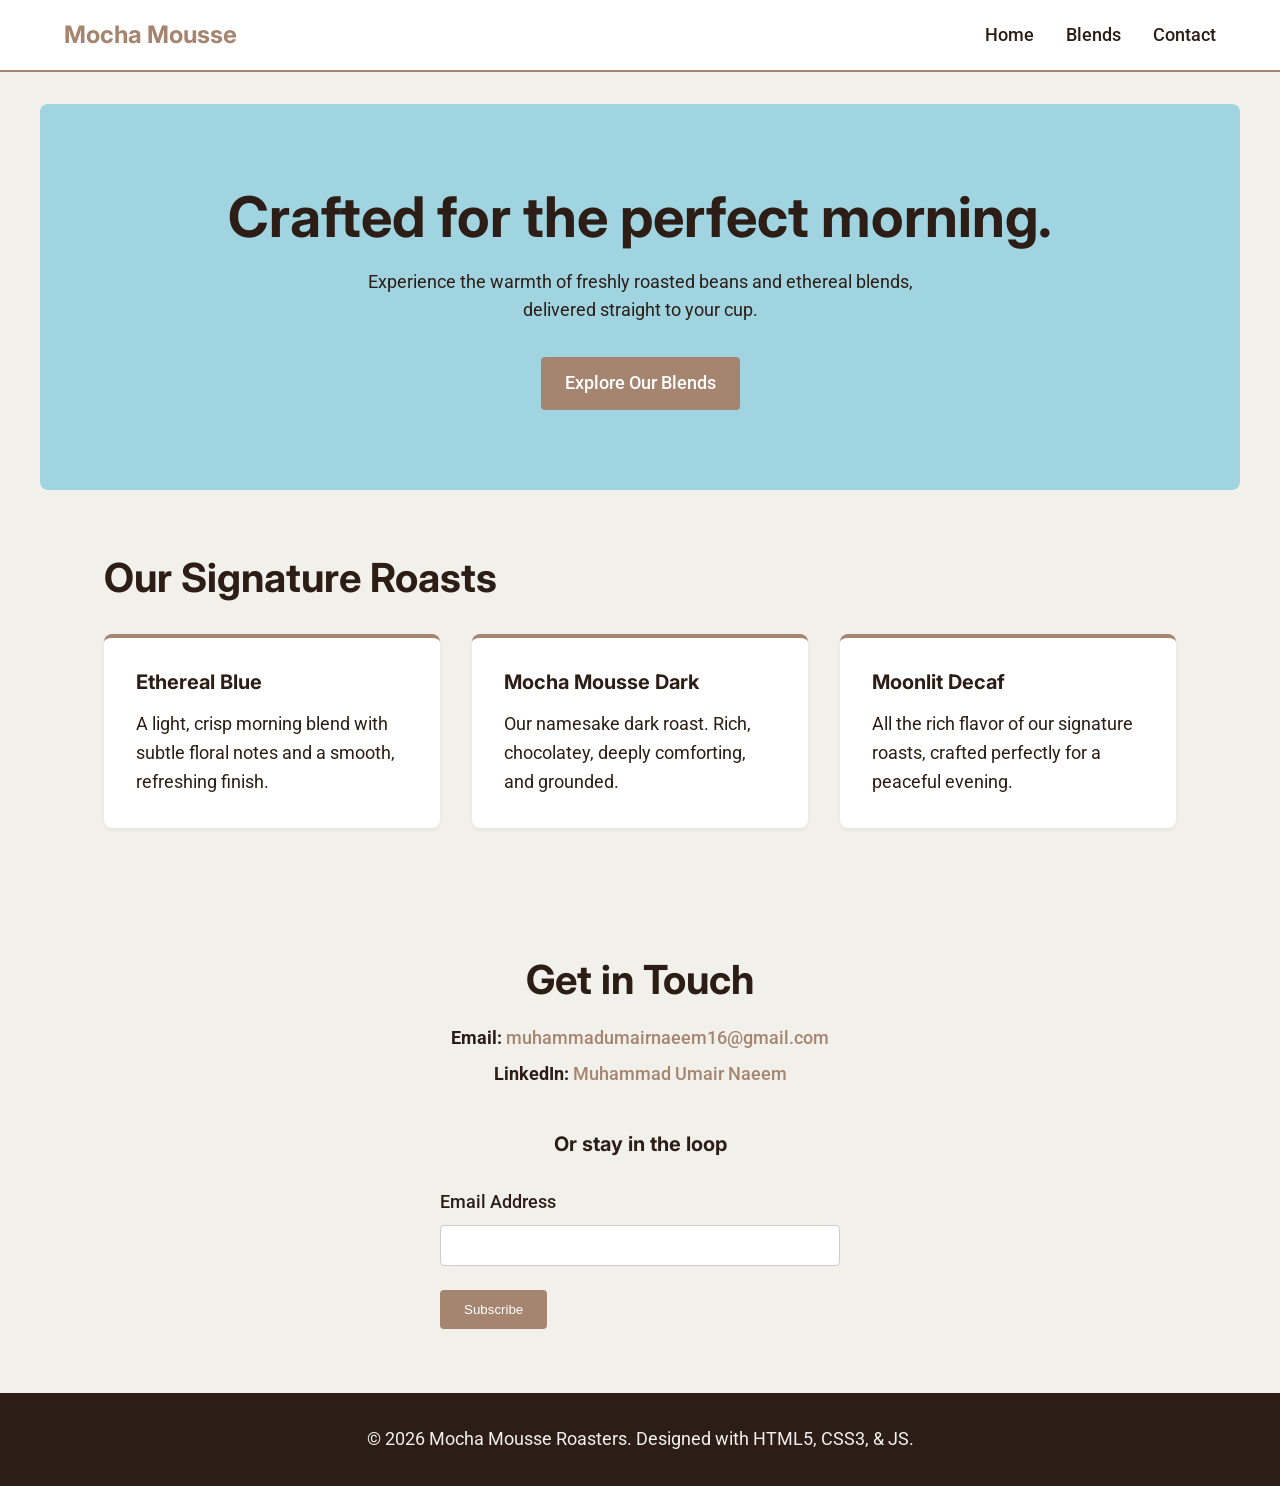
<file: responsive-coffee-landing-page/index.html>
<!DOCTYPE html>
<html lang="en">
<head>
  <meta charset="UTF-8">
  <meta name="viewport" content="width=device-width, initial-scale=1.0">
  <title>Mocha Mousse Roasters</title>
  <link rel="stylesheet" href="styles.css">
  <link href="https://fonts.googleapis.com/css2?family=Inter:wght@700&family=Roboto:wght@400;500&display=swap" rel="stylesheet">
</head>
<body>

  <header>
    <nav class="navbar" aria-label="Main navigation">
      <div class="logo">Mocha Mousse</div>
      <button class="mobile-menu-btn" aria-expanded="false" aria-controls="nav-links" aria-label="Toggle navigation menu">
        <svg viewBox="0 0 24 24" width="24" height="24" fill="currentColor">
          <path d="M3 18h18v-2H3v2zm0-5h18v-2H3v2zm0-7v2h18V6H3z"/>
        </svg>
      </button>
      <ul class="nav-links" id="nav-links">
        <li><a href="#hero">Home</a></li>
        <li><a href="#products">Blends</a></li>
        <li><a href="#contact">Contact</a></li>
      </ul>
    </nav>
  </header>

  <main>
    <section id="hero" class="hero" aria-labelledby="hero-heading">
      <h1 id="hero-heading">Crafted for the perfect morning.</h1>
      <p>Experience the warmth of freshly roasted beans and ethereal blends, delivered straight to your cup.</p>
      <a href="#products" class="btn">Explore Our Blends</a>
    </section>

    <section id="products" class="products-section" aria-labelledby="products-heading">
      <h2 id="products-heading">Our Signature Roasts</h2>
      <div class="product-grid">
        
        <article class="product-card">
          <h3>Ethereal Blue</h3>
          <p>A light, crisp morning blend with subtle floral notes and a smooth, refreshing finish.</p>
        </article>

        <article class="product-card">
          <h3>Mocha Mousse Dark</h3>
          <p>Our namesake dark roast. Rich, chocolatey, deeply comforting, and grounded.</p>
        </article>

        <article class="product-card">
          <h3>Moonlit Decaf</h3>
          <p>All the rich flavor of our signature roasts, crafted perfectly for a peaceful evening.</p>
        </article>

      </div>
    </section>

    <section id="contact" class="contact-section" aria-labelledby="contact-heading">
      <h2 id="contact-heading">Get in Touch</h2>
      
      <address class="contact-info">
        <p>
          <strong>Email:</strong> 
          <a href="mailto:muhammadumairnaeem16@gmail.com">muhammadumairnaeem16@gmail.com</a>
        </p>
        <p>
          <strong>LinkedIn:</strong> 
          <a href="https://www.linkedin.com/in/muhammad-umair-naeem-33655025a" target="_blank" rel="noopener noreferrer">Muhammad Umair Naeem</a>
        </p>
      </address>

      <h3 class="newsletter-heading">Or stay in the loop</h3>
      <form id="contact-form" novalidate>
        <div class="form-group">
          <label for="email">Email Address</label>
          <input type="email" id="email" name="email" required aria-describedby="email-error">
          <span class="error-message" id="email-error" aria-live="polite">Please enter a valid email address.</span>
        </div>
        <button type="submit" class="btn">Subscribe</button>
        <p id="success-message" class="success-message hidden" aria-live="polite">Thanks for subscribing!</p>
      </form>
    </section>
    </main>

  <footer>
    <p>&copy; 2026 Mocha Mousse Roasters. Designed with HTML5, CSS3, & JS.</p>
  </footer>

  <script src="script.js"></script>
</body>
</html>
</file>
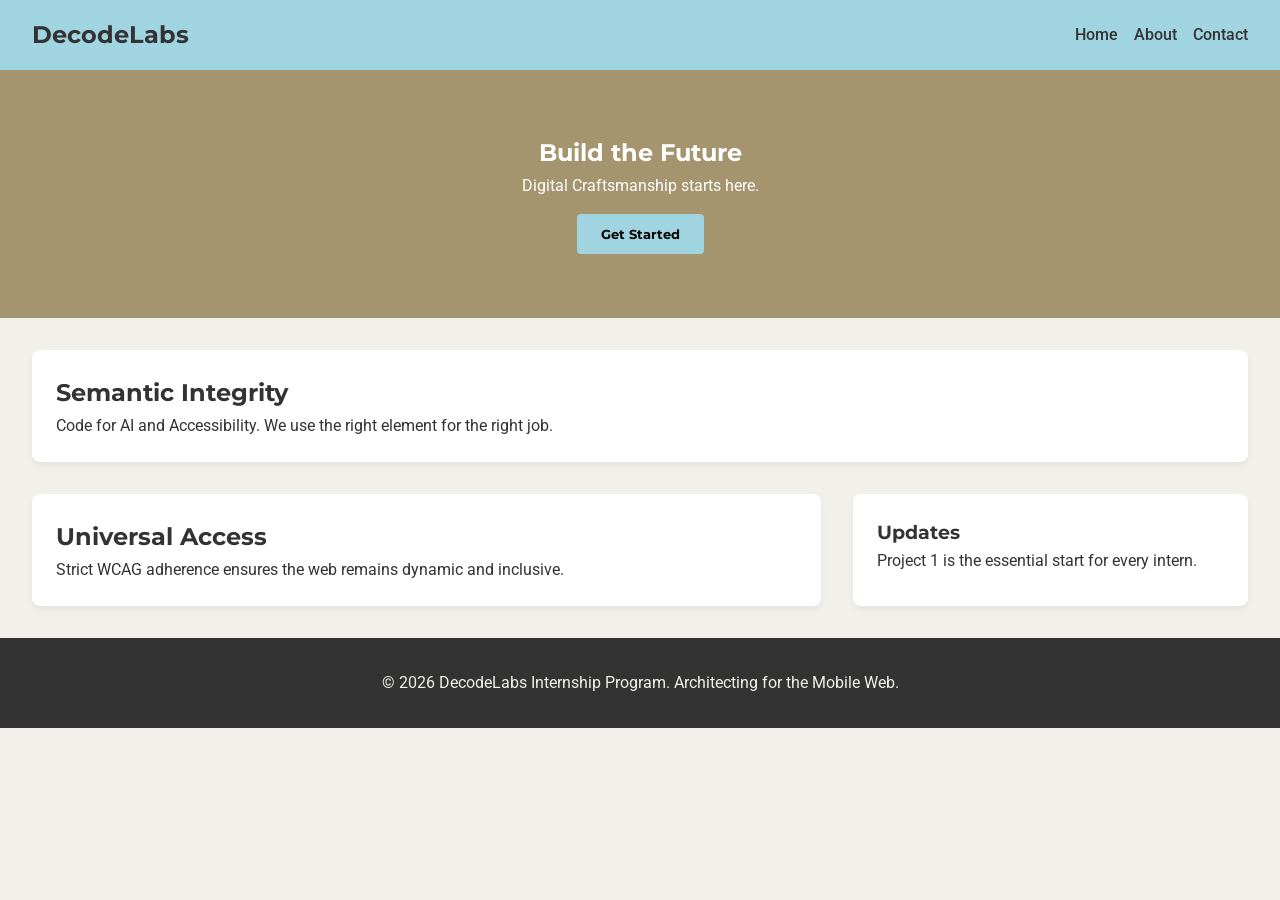
<file: Simple-Page/index.html>
<!DOCTYPE html>
<html lang="en">
<head>
    <meta charset="UTF-8">
    <meta name="viewport" content="width=device-width, initial-scale=1.0">
    <title>DecodeLabs | Project 1</title>
    <link href="https://fonts.googleapis.com/css2?family=Montserrat:wght@400;700&family=Roboto:wght@400;500&display=swap" rel="stylesheet">
    <link rel="stylesheet" href="styles.css">
</head>
<body>

    <header>
        <div class="logo">DecodeLabs</div>
        <nav>
            <button id="menu-toggle" aria-label="Toggle Menu">☰</button>
            <ul id="nav-links">
                <li><a href="#home">Home</a></li>
                <li><a href="#about">About</a></li>
                <li><a href="#contact">Contact</a></li>
            </ul>
        </nav>
    </header>

    <main>
        <section class="hero-section">
            <h1>Build the Future</h1>
            <p>Digital Craftsmanship starts here.</p>
            <button class="btn-primary">Get Started</button>
        </section>

        <div class="main-content-grid">
            <article class="card">
                <h2>Semantic Integrity</h2>
                <p>Code for AI and Accessibility. We use the right element for the right job.</p>
            </article>
            
            <article class="card">
                <h2>Universal Access</h2>
                <p>Strict WCAG adherence ensures the web remains dynamic and inclusive.</p>
            </article>
            
            <aside class="side-panel">
                <h3>Updates</h3>
                <p>Project 1 is the essential start for every intern.</p>
            </aside>
        </div>
    </main>

    <footer>
        <p>&copy; 2026 DecodeLabs Internship Program. Architecting for the Mobile Web.</p>
    </footer>

    <script src="script.js"></script>
</body>
</html>
</file>
<file: responsive-coffee-landing-page/styles.css>
/* --- Variables & Theming --- */
:root {
  --clr-primary: #A5856F; /* Mocha Mousse */
  --clr-accent: #A0D4E0; /* Ethereal Blue */
  --clr-bg: #F2F0EA; /* Moonlit Grey */
  --clr-text-dark: #2C1E16; /* Grounded Dark Brown for WCAG contrast */
  --clr-text-light: #FFFFFF;
  --clr-error: #D32F2F;

  /* Fluid Typography using clamp() */
  --fs-h1: clamp(2rem, 5vw + 1rem, 3.5rem);
  --fs-h2: clamp(1.5rem, 3vw + 1rem, 2.5rem);
  --fs-body: clamp(1rem, 1vw + 0.875rem, 1.125rem);

  --font-headings: 'Inter', sans-serif;
  --font-body: 'Roboto', sans-serif;
}

/* --- Reset & Base --- */
* {
  box-sizing: border-box;
  margin: 0;
  padding: 0;
}

body {
  font-family: var(--font-body);
  font-size: var(--fs-body);
  color: var(--clr-text-dark);
  background-color: var(--clr-bg);
  line-height: 1.6;
  
  /* CSS Grid Skeleton for entire page */
  display: grid;
  grid-template-rows: auto 1fr auto;
  min-height: 100vh;
}

h1, h2, h3 {
  font-family: var(--font-headings);
  font-weight: 700;
  line-height: 1.2;
  margin-bottom: 1rem;
}

h1 { font-size: var(--fs-h1); }
h2 { font-size: var(--fs-h2); }
h3 { font-size: 1.25rem; }

/* --- Components --- */
.btn {
  display: inline-block;
  background-color: var(--clr-primary);
  color: var(--clr-text-light);
  padding: 0.75rem 1.5rem;
  text-decoration: none;
  font-weight: 500;
  border: none;
  border-radius: 4px;
  cursor: pointer;
  transition: background-color 0.3s ease;
}

.btn:hover, .btn:focus {
  background-color: #8A6D5A; /* Darker shade for interaction */
  outline: 2px solid var(--clr-text-dark);
  outline-offset: 2px;
}

/* --- Header & Navigation (Flexbox) --- */
header {
  background-color: var(--clr-text-light);
  padding: 1rem 5%;
  border-bottom: 2px solid var(--clr-primary);
}

.navbar {
  display: flex;
  justify-content: space-between;
  align-items: center;
  max-width: 1200px;
  margin: 0 auto;
}

.logo {
  font-family: var(--font-headings);
  font-weight: 700;
  font-size: 1.5rem;
  color: var(--clr-primary);
}

/* Mobile Menu Button */
.mobile-menu-btn {
  background: none;
  border: none;
  color: var(--clr-text-dark);
  cursor: pointer;
  display: block; /* Visible on mobile */
}

/* Nav Links - Hidden on Mobile by default */
.nav-links {
  display: none;
  list-style: none;
  width: 100%;
  position: absolute;
  top: 70px;
  left: 0;
  background-color: var(--clr-text-light);
  padding: 1rem 5%;
  box-shadow: 0 4px 6px rgba(0,0,0,0.1);
}

.nav-links.active {
  display: flex;
  flex-direction: column;
  gap: 1rem;
}

.nav-links a {
  text-decoration: none;
  color: var(--clr-text-dark);
  font-weight: 500;
  transition: color 0.3s ease;
}

.nav-links a:hover, .nav-links a:focus {
  color: var(--clr-primary);
}

/* --- Main Content Sections --- */
main section {
  padding: 4rem 5%;
  max-width: 1200px;
  margin: 0 auto;
}

.hero {
  text-align: center;
  background-color: var(--clr-accent);
  border-radius: 8px;
  padding: 5rem 5%;
  margin-top: 2rem;
  color: var(--clr-text-dark);
}

.hero p {
  margin-bottom: 2rem;
  max-width: 600px;
  margin-inline: auto;
}

/* Products Grid (CSS Grid) */
.product-grid {
  display: grid;
  grid-template-columns: 1fr; /* Mobile: 1 column */
  gap: 2rem;
  margin-top: 2rem;
}

.product-card {
  background-color: var(--clr-text-light);
  padding: 2rem;
  border-radius: 8px;
  border-top: 4px solid var(--clr-primary);
  box-shadow: 0 2px 4px rgba(0,0,0,0.05);
}

/* --- Contact Info --- */
.contact-info {
  margin-bottom: 2.5rem;
  font-style: normal; /* Resets default <address> italicization */
  line-height: 2;
}

.contact-info a {
  color: var(--clr-primary); /* Mocha Mousse brown */
  text-decoration: none;
  font-weight: 500;
  transition: color 0.3s ease, text-decoration 0.3s ease;
  word-break: break-all; /* Prevents long emails from breaking mobile layout */
}

.contact-info a:hover, 
.contact-info a:focus {
  color: var(--clr-text-dark);
  text-decoration: underline;
  text-underline-offset: 4px;
}

.newsletter-heading {
  font-size: 1.25rem;
  margin-bottom: 0.5rem;
}

/* Contact Form */
.contact-section {
  text-align: center;
}

form {
  max-width: 400px;
  margin: 2rem auto 0;
  text-align: left;
}

.form-group {
  margin-bottom: 1.5rem;
}

label {
  display: block;
  margin-bottom: 0.5rem;
  font-weight: 500;
}

input {
  width: 100%;
  padding: 0.75rem;
  border: 1px solid #CCC;
  border-radius: 4px;
  font-family: var(--font-body);
}

input:focus {
  outline: 2px solid var(--clr-primary);
  border-color: transparent;
}

.error-message {
  color: var(--clr-error);
  font-size: 0.875rem;
  display: none;
  margin-top: 0.25rem;
}

.success-message {
  color: green;
  margin-top: 1rem;
  font-weight: 500;
  text-align: center;
}

.hidden {
  display: none;
}

/* Footer */
footer {
  background-color: var(--clr-text-dark);
  color: var(--clr-bg);
  text-align: center;
  padding: 2rem 5%;
}

/* --- Media Queries (Expanding Outward) --- */

/* Tablet Breakpoint */
@media (min-width: 768px) {
  .product-grid {
    grid-template-columns: repeat(2, 1fr);
  }
}

/* Desktop Breakpoint */
@media (min-width: 1024px) {
  .mobile-menu-btn {
    display: none; /* Hide hamburger */
  }

  .nav-links {
    display: flex; /* Show horizontal links */
    position: static;
    flex-direction: row;
    width: auto;
    box-shadow: none;
    padding: 0;
    gap: 2rem;
  }

  .product-grid {
    grid-template-columns: repeat(3, 1fr);
  }
}
</file>
<file: Simple-Page/styles.css>
/* --- CSS Variables & 2025 Aesthetics Palette --- */
:root {
    --mocha-mousse: #A5956F; /* Stability */
    --ethereal-blue: #A0D4E0; /* Trust */
    --moonlit-grey: #F2F0EA; /* Refinement */
    --text-dark: #333333;
    
    /* Typography constraints: Max 2 families */
    --font-headline: 'Montserrat', sans-serif;
    --font-body: 'Roboto', sans-serif;
}

/* --- Base Styles (Mobile-First Paradigm) --- */
* {
    margin: 0;
    padding: 0;
    box-sizing: border-box;
}

body {
    font-family: var(--font-body);
    background-color: var(--moonlit-grey);
    color: var(--text-dark);
    line-height: 1.6;
}

h1, h2, h3, .logo {
    font-family: var(--font-headline);
}

/* --- Header & Nav (Flexbox for Micro Components) --- */
header {
    background-color: var(--ethereal-blue);
    padding: 1rem 2rem;
    display: flex;
    justify-content: space-between;
    align-items: center;
}

.logo {
    font-weight: 700;
    font-size: 1.5rem;
}

nav ul {
    list-style: none;
    display: none; /* Hidden on mobile by default */
    flex-direction: column;
    gap: 1rem;
}

nav ul.active {
    display: flex;
}

nav a {
    text-decoration: none;
    color: var(--text-dark);
    font-weight: 500;
}

#menu-toggle {
    background: none;
    border: none;
    font-size: 1.5rem;
    cursor: pointer;
}

/* --- Main Content & Macro Layouts --- */
.hero-section {
    background-color: var(--mocha-mousse);
    color: #fff;
    padding: 4rem 2rem;
    text-align: center;
}

.btn-primary {
    background-color: var(--ethereal-blue);
    border: none;
    padding: 0.75rem 1.5rem;
    font-family: var(--font-headline);
    font-weight: 700;
    cursor: pointer;
    margin-top: 1rem;
    border-radius: 4px;
}

.main-content-grid {
    padding: 2rem;
    display: grid;
    grid-template-columns: 1fr; /* Single column on mobile */
    gap: 2rem;
}

.card, .side-panel {
    background-color: #fff;
    padding: 1.5rem;
    border-radius: 8px;
    box-shadow: 0 4px 6px rgba(0,0,0,0.05);
}

/* --- Footer --- */
footer {
    text-align: center;
    padding: 2rem;
    background-color: var(--text-dark);
    color: var(--moonlit-grey);
}

/* --- Media Queries (Adaptability) --- */
@media (min-width: 768px) {
    /* Tablet/Desktop Adjustments */
    #menu-toggle {
        display: none;
    }
    
    nav ul {
        display: flex;
        flex-direction: row;
    }

    /* CSS Grid for macro layout expansion */
    .main-content-grid {
        grid-template-columns: 2fr 1fr; 
    }
    
    .card:first-child {
        grid-column: 1 / -1; /* Spans full width of the grid */
    }
}
</file>
